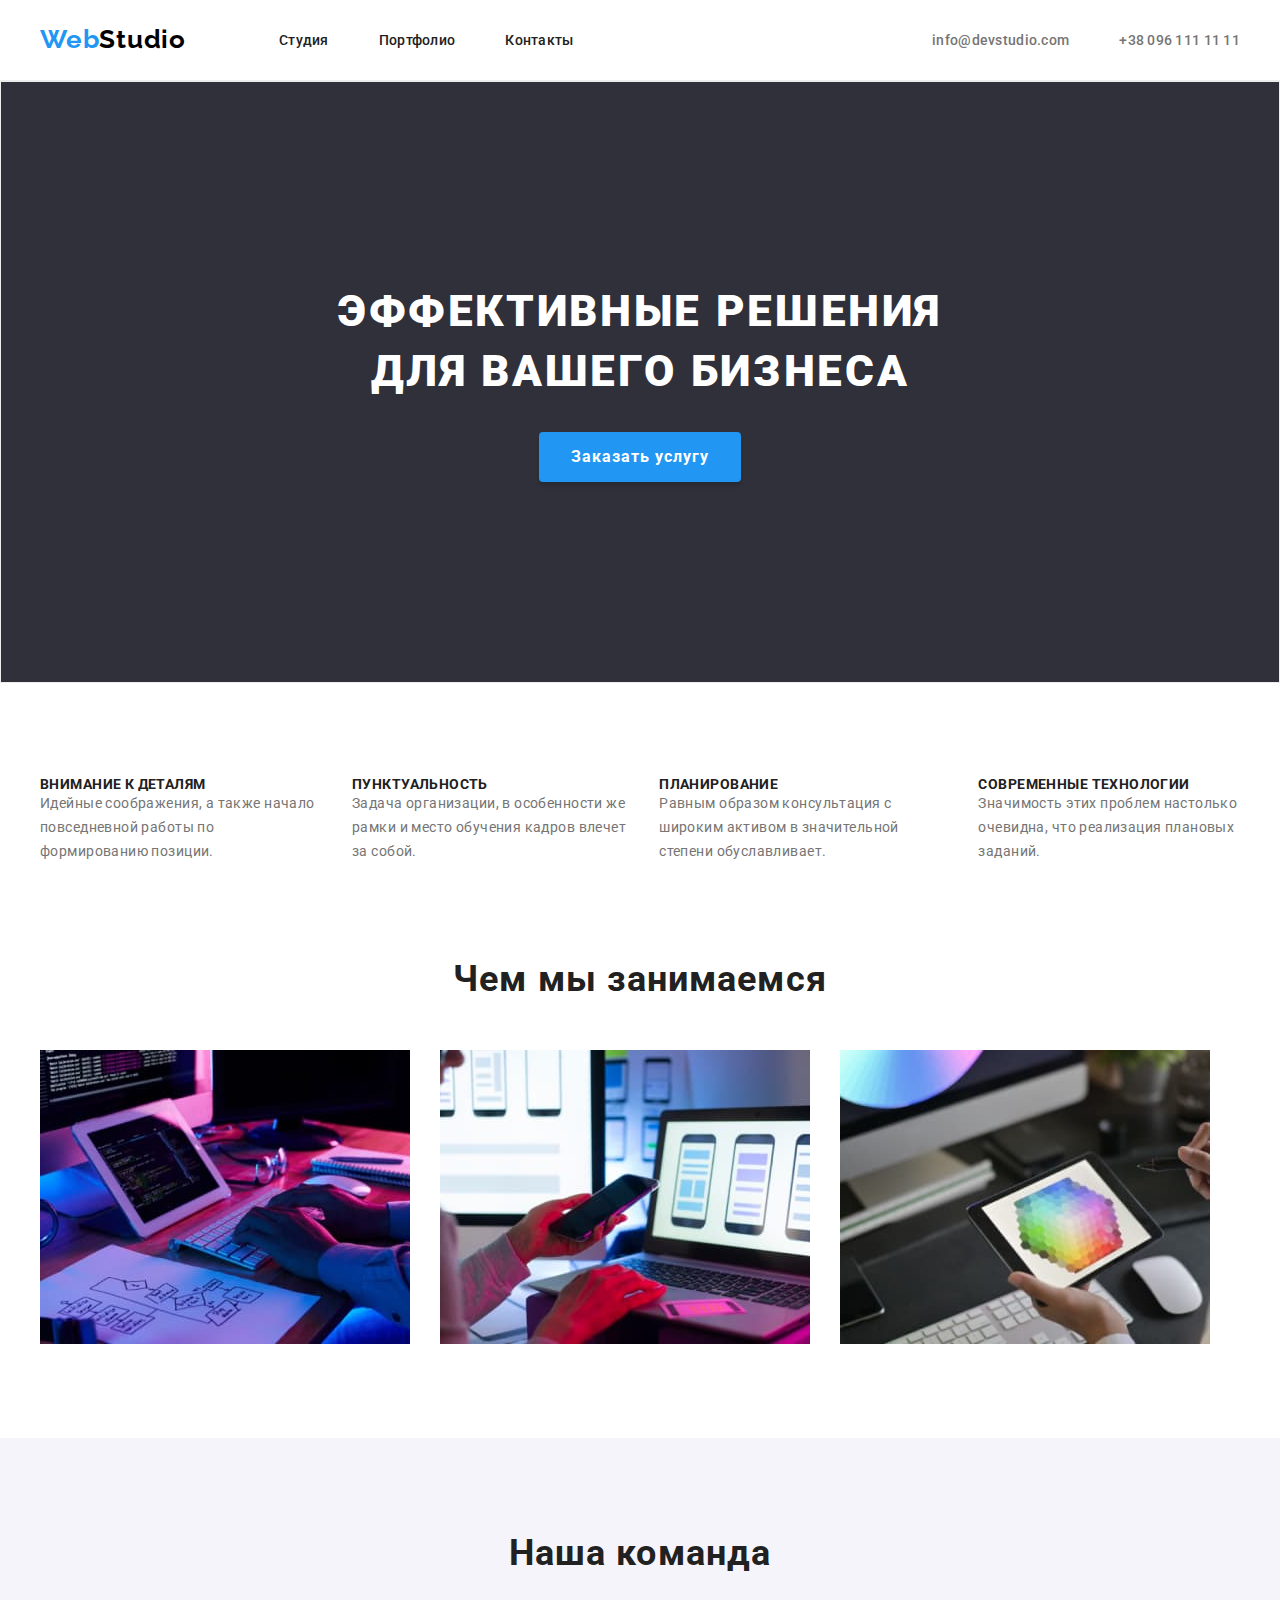
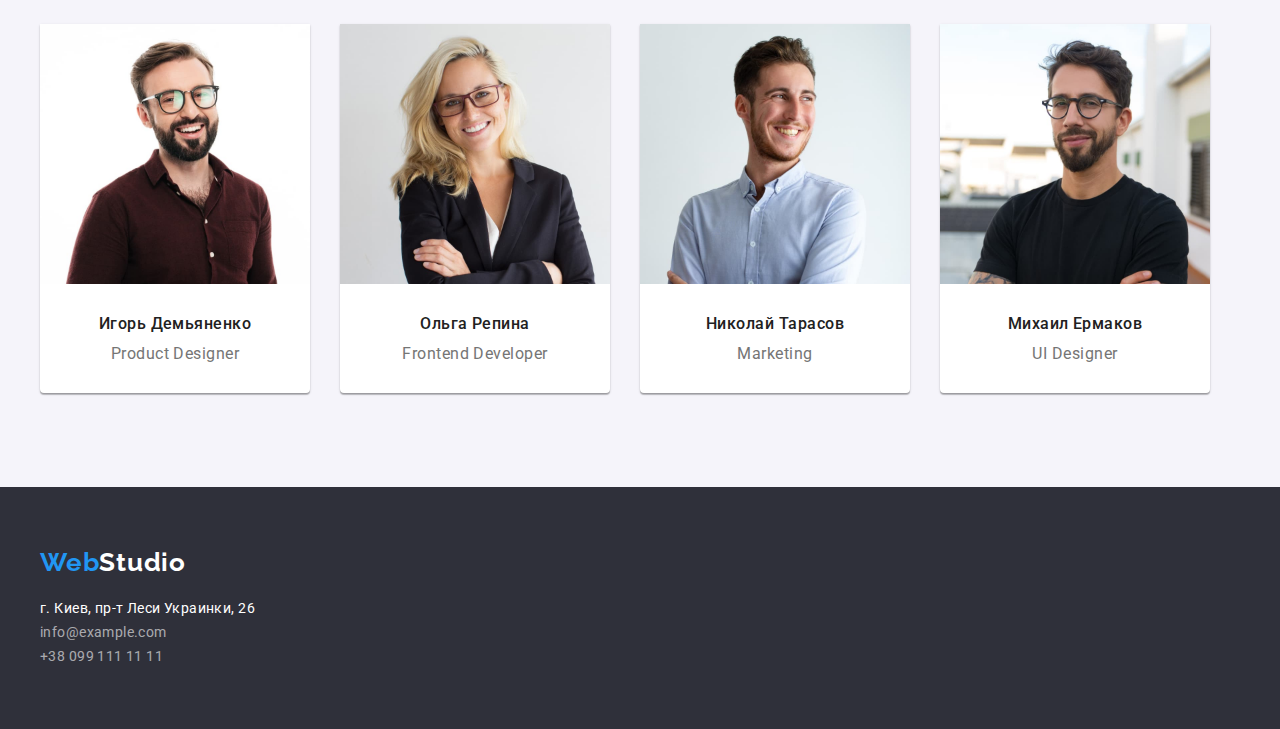
<file: index.html>
<!DOCTYPE html>
<html lang="en">
<head>
    <meta charset="UTF-8">
    <meta http-equiv="X-UA-Compatible" content="IE=edge">
    <meta name="viewport" content="width=device-width, initial-scale=1.0">
    <link rel="stylesheet" href="https://github.com/sindresorhus/modern-normalize/blob/main/modern-normalize.css">
    <link rel="stylesheet" href="./css/styles.css">
    <link rel="preconnect" href="https://fonts.googleapis.com">
    <link rel="preconnect" href="https://fonts.gstatic.com" crossorigin>
    <link href="https://fonts.googleapis.com/css2?family=Roboto:wght@400;500;900&display=swap" rel="stylesheet">
    <link rel="preconnect" href="https://fonts.googleapis.com">
    <link rel="preconnect" href="https://fonts.gstatic.com" crossorigin>
    <link href="https://fonts.googleapis.com/css2?family=Raleway:ital@1&display=swap" rel="stylesheet">
    <title>Document</title>

</head>
<body>
    <header class="header">
        <div class="container header-container">
            <nav class="header-nav">
                    <a class="header-logo-web link" href="./">Web<span class="header-logo-studio">Studio</span> </a>
                    <ul class="header-nav-list list">
                        <li class="header-nav-item"><a href="./index.html" class="header-nav-link link">Студия</a></li>
                        <li class="header-nav-item"><a href="./portfolio.html" class="header-nav-link link">Портфолио</a></li>
                        <li class="header-nav-item"><a href="" class="header-nav-link link">Контакты</a></li>
                    </ul>
            </nav>
                    <ul class="header-list-contacts list">
                        <li><a href="info@devstudio.com" class="header-mail link">info@devstudio.com</a></li>
                        <li><a href="tel:+380961111111" class="header-tel link">+38 096 111 11 11</a></li>
                    </ul> 
        </div>
    </header>
    <main>
        <section class="hero">
            <div class="container">
                <h1 class="hero-title">Эффективные решения<br> для вашего бизнеса</h1>
                <button type="button" class="hero-btn">Заказать услугу</button>
            </div>
        </section>
        <section class="strengths">
            <div class="container">
                <h2 class="visually-hidden">Особенности</h2>
                <ul class="strengths-list list">
                    <li class="strengths-item">
                        <h3 class="strengths-subtitle">Внимание к деталям</h3>
                        <p class="strengths-text">Идейные соображения, а также начало повседневной работы по формированию позиции.</p>
                    </li>
                    <li class="strengths-item">
                        <h3 class="strengths-subtitle">Пунктуальность</h3>
                        <p class="strengths-text">Задача организации, в особенности же рамки и место обучения кадров влечет за собой.</p>
                    </li>
                    <li class="strengths-item">
                        <h3 class="strengths-subtitle">Планирование</h3>
                        <p class="strengths-text">Равным образом консультация с широким активом в значительной степени обуславливает.</p>
                    </li>
                    <li class="strengths-item">
                        <h3 class="strengths-subtitle">Современные технологии</h3>
                        <p class="strengths-text">Значимость этих проблем настолько очевидна, что реализация плановых заданий.</p>
                    </li>
                </ul>
            </div>
        </section>
        <section class="we-doings">
            <div class="container">
            <h2 class="we-doings-title">Чем мы занимаемся</h2>
            <ul class="we-doings-list list">
                <li class="we-doings-item"><img src="./images/computer.jpg" alt="компьютер" width="370" height="294"></li>
                <li class="we-doings-item"><img src="./images/telephone.jpg" alt="телефон" width="370" height="294"></li>
                <li class="we-doings-item"><img src="./images/tablet.jpg" alt="планшет" width="370" height="294"></li>
            </ul>
            </div>
        </section>
        <section class="team">
            <div class="container">
            <h2 class="team-title">Наша команда</h2>
            <ul class="team-list list">
                <li class="team-item">
                    <img src="./images/man.jpg" alt="мужчина" width="270" height="260"> 
                    <h3  class="team-name">Игорь Демьяненко</h3>
                    <p class="team-speciality" lang="en">Product Designer</p>
                </li>
                <li class="team-item">
                    <img src="./images/young-woman.jpg" alt="девушка" width="270" height="260">
                    <h3 class="team-name">Ольга Репина</h3>
                    <p class="team-speciality" lang="en">Frontend Developer</p>
                </li>
                <li class="team-item">
                    <img src="./images/guy.jpg" alt="парень" width="270" height="260">
                    <h3 class="team-name">Николай Тарасов</h3>
                    <p class="team-speciality" lang="en">Marketing</p>
                </li>
                <li class="team-item">
                    <img src="./images/man1.jpg" alt="мужчина" width="270" height="260">
                    <h3 class="team-name">Михаил Ермаков</h3>
                    <p class="team-speciality" lang="en">UI Designer</p>
                </li>
            </ul>
            </div>
        </section>
    </main>
    <footer class="footer">
        <div class="container">
            <a class="footer-logo-web link" href="./">Web<span class="footer-logo-studio">Studio</span> </a>
            <address class="footer-addres">
                <ul class="footer-list list">
                    <li class="footer-item"><a class="footer-address link" href="https://goo.gl/maps/E9oDSqXpcmCjMAju8">г. Киев, пр-т Леси Украинки, 26</a></li>
                    <li class="footer-item"><a class="footer-mail link" href="info@example.com">info@example.com</a></li>
                    <li class="footer-item"><a class="footer-tel link" href="tel:+380991111111">+38 099 111 11 11</a></li>
                </ul>
            </address>
        </div>
    </footer>
    
</body>
</html>
</file>
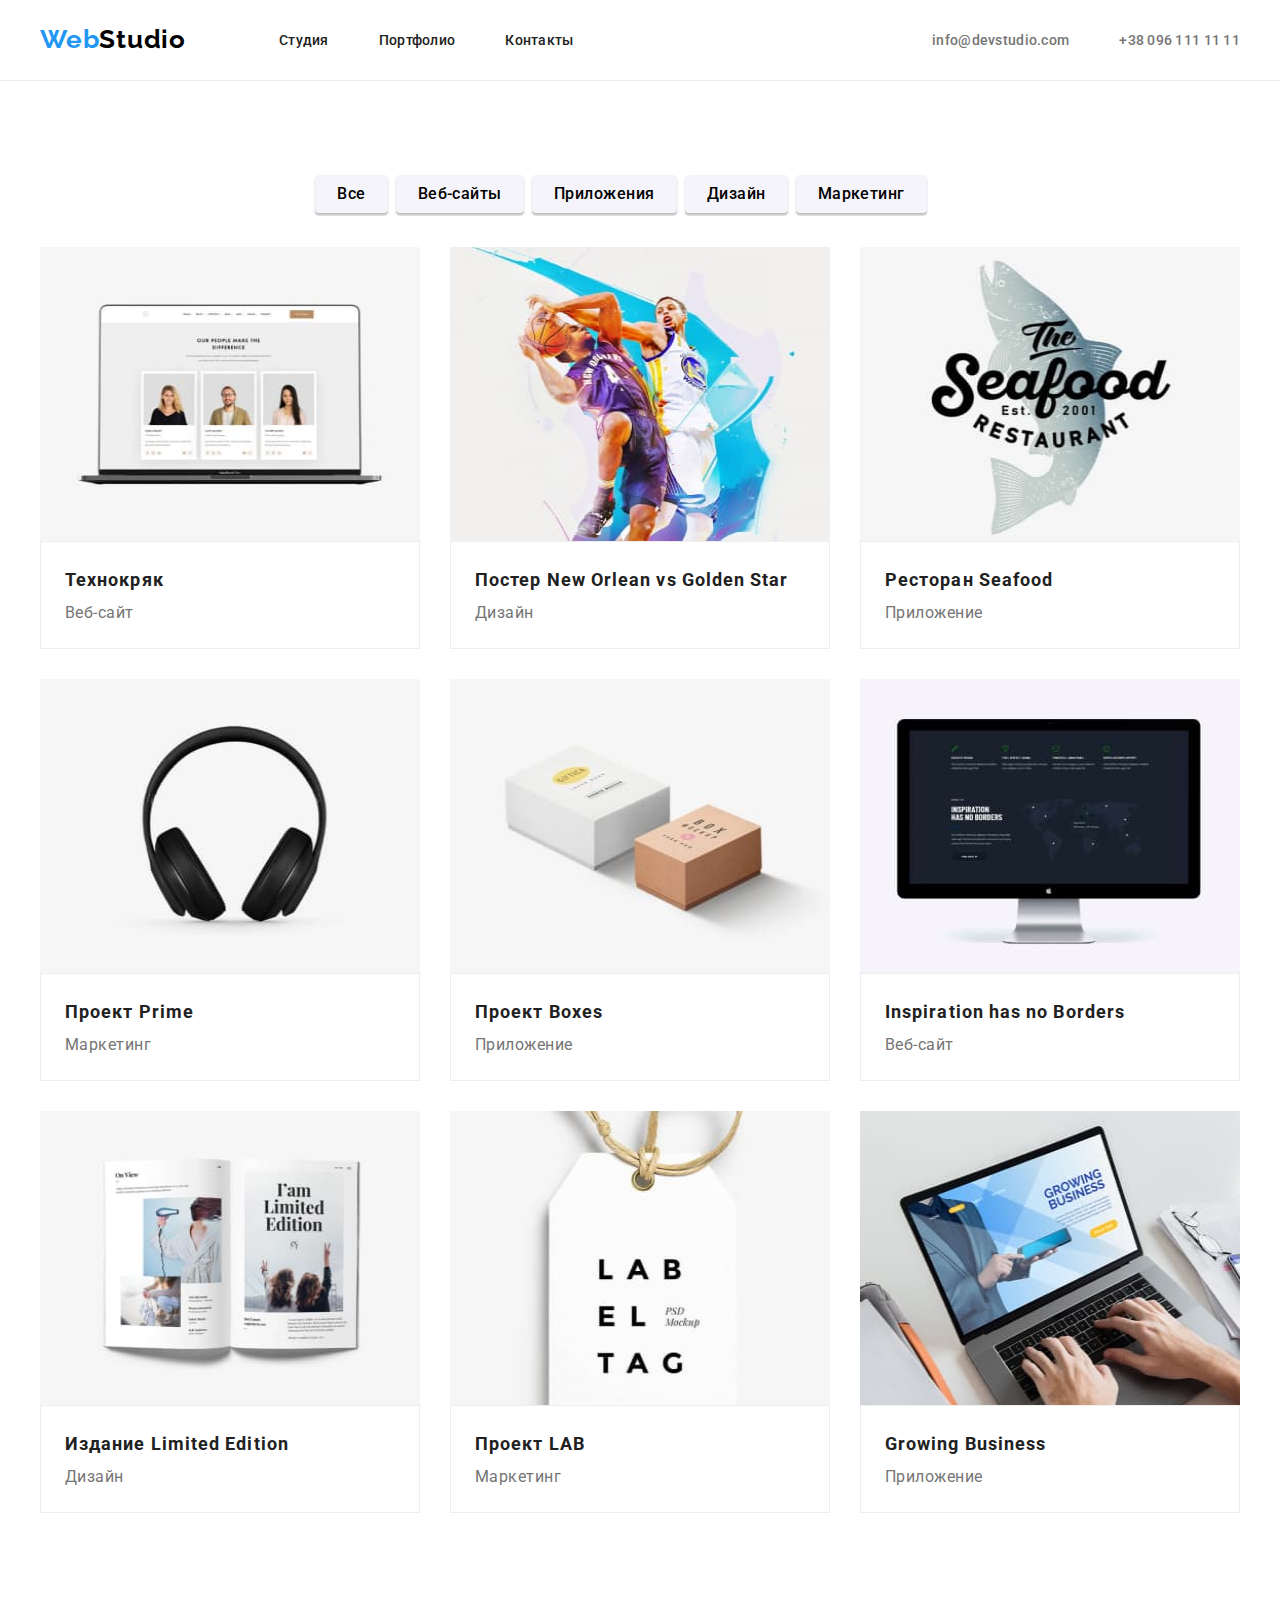
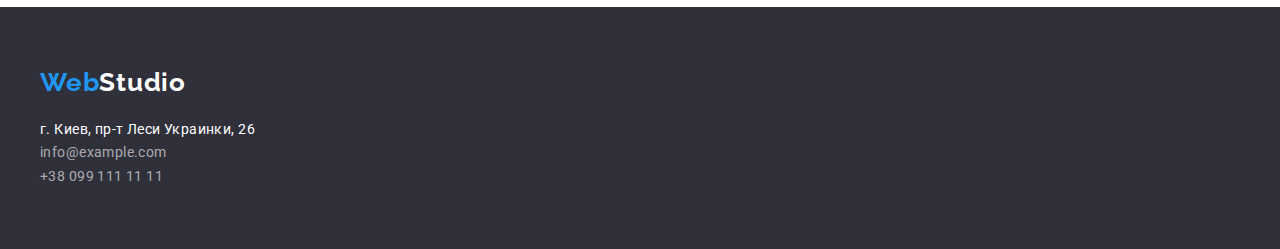
<file: portfolio.html>
<!DOCTYPE html>
<html lang="en">
<head>
    <meta charset="UTF-8">
    <meta http-equiv="X-UA-Compatible" content="IE=edge">
    <meta name="viewport" content="width=device-width, initial-scale=1.0">
    <link rel="stylesheet" href="https://github.com/sindresorhus/modern-normalize/blob/main/modern-normalize.css">
    <link rel="stylesheet" href="./css/styles.css">
    <link rel="preconnect" href="https://fonts.googleapis.com">
    <link rel="preconnect" href="https://fonts.gstatic.com" crossorigin>
    <link href="https://fonts.googleapis.com/css2?family=Roboto:wght@400;500;900&display=swap" rel="stylesheet">
    <link rel="preconnect" href="https://fonts.googleapis.com">
    <link rel="preconnect" href="https://fonts.gstatic.com" crossorigin>
    <link href="https://fonts.googleapis.com/css2?family=Raleway:ital@1&display=swap" rel="stylesheet">
    <title>Document</title>
</head>

<body>
    <header class="header">
        <div class="container header-container">
            <nav class="header-nav">
                <a class="header-logo-web link" href="./">Web<span class="header-logo-studio">Studio</span> </a>
                <ul class="header-nav-list list">
                    <li class="header-nav-item"><a href="./index.html" class="header-nav-link link">Студия</a></li>
                    <li class="header-nav-item"><a href="./portfolio.html" class="header-nav-link link">Портфолио</a></li>
                    <li class="header-nav-item"><a href="" class="header-nav-link link">Контакты</a></li>
                </ul>
            </nav>
            <ul class="header-list-contacts list">
                <li><a href="info@devstudio.com" class="header-mail link">info@devstudio.com</a></li>
                <li><a href="tel:+380961111111" class="header-tel link">+38 096 111 11 11</a></li>
            </ul>
        </div>
    </header>
    <main>
        <section class="portfolio">
            <div class="container">
                <ul class="filter-list list">
                    <li class="filter-item"><button  class="filter-btn" type="button">Все</button></li>
                    <li class="filter-item"><button class="filter-btn" type="button">Веб-сайты</button></li>
                    <li class="filter-item"><button class="filter-btn" type="button">Приложения</button></li>
                    <li class="filter-item"><button class="filter-btn" type="button">Дизайн</button></li>
                    <li class="filter-item"><button class="filter-btn" type="button">Маркетинг</button></li>
                </ul>

                <ul class="portfolio-list list">
                    <li class="portfolio-item">
                        <img src="./images/notebook.jpg" alt="ноутбук" width="370" height="294">
                        <div class="portfolio-item-content">
                        <h3 class="portfolio-subtitle">Технокряк</h3>
                        <p class="portfolio-text">Веб-сайт</p>
                        </div>
                    </li>

                    <li class="portfolio-item">
                        <img src="./images/poster.jpg" alt="постер" width="370" height="294">
                        <div class="portfolio-item-content">
                        <h3 class="portfolio-subtitle">Постер New Orlean vs Golden Star</h3>
                        <p class="portfolio-text">Дизайн</p>
                        </div>
                    </li>

                    <li class="portfolio-item">
                        <img src="./images/logo.jpg" alt="логотип" width="370" height="294">
                        <div class="portfolio-item-content">
                        <h3 class="portfolio-subtitle">Ресторан Seafood</h3>
                        <p class="portfolio-text">Приложение</p>
                        </div>
                    </li>

                    <li class="portfolio-item">
                        <img src="./images/headphones.jpg" alt="наушники" width="370" height="294">
                        <div class="portfolio-item-content">
                        <h3 class="portfolio-subtitle">Проект Prime</h3>
                        <p class="portfolio-text">Маркетинг</p>
                        </div>
                    </li>

                    <li class="portfolio-item">
                        <img src="./images/boxes.jpg" alt="коробки" width="370" height="294">
                        <div class="portfolio-item-content">
                        <h3 class="portfolio-subtitle">Проект Boxes</h3>
                        <p class="portfolio-text">Приложение</p>
                        </div>
                    </li>

                    <li class="portfolio-item">
                        <img src="./images/monitor.jpg" alt="монитор" width="370" height="294">
                        <div class="portfolio-item-content">
                        <h3 class="portfolio-subtitle">Inspiration has no Borders</h3>
                        <p class="portfolio-text">Веб-сайт</p>
                        </div>
                    </li>

                    <li class="portfolio-item">
                        <img src="./images/magazine.jpg" alt="журнал" width="370" height="294">
                        <div class="portfolio-item-content">
                        <h3 class="portfolio-subtitle">Издание Limited Edition</h3>
                        <p class="portfolio-text">Дизайн</p>
                        </div>
                    </li>

                    <li class="portfolio-item">
                        <img src="./images/lable.jpg" alt="этикетка" width="370" height="294">
                        <div class="portfolio-item-content">
                        <h3 class="portfolio-subtitle">Проект LAB</h3>
                        <p class="portfolio-text">Маркетинг</p>
                        </div>
                    </li>

                    <li class="portfolio-item">
                        <img src="./images/notebook2.jpg" alt="ноутбук2" width="370" height="294">
                        <div class="portfolio-item-content">
                        <h3 class="portfolio-subtitle">Growing Business</h3>
                        <p class="portfolio-text">Приложение</p>
                        </div>
                    </li>

                </ul>
            </div>
        </section>
    </main>
    <footer class="footer">
        <div class="container">
            <a class="footer-logo-web link" href="./">Web<span class="footer-logo-studio">Studio</span> </a>
            <address class="footer-addres">
                <ul class="footer-list list">
                    <li class="footer-item"><a class="footer-address link" href="https://goo.gl/maps/E9oDSqXpcmCjMAju8">г.
                            Киев, пр-т Леси Украинки, 26</a></li>
                    <li class="footer-item"><a class="footer-mail link" href="info@example.com">info@example.com</a></li>
                    <li class="footer-item"><a class="footer-tel link" href="tel:+380991111111">+38 099 111 11 11</a></li>
                </ul>
            </address>
        </div>
    </footer>

</body>

</html>
</file>
<file: css/styles.css>
:root {
  --second-title-color: #212121;
  --third-title-color: #212121;
  --text-color: #757575;
  --name-text-color: #212121;
  --speciality-text-color: #757575;
  --accent-color: #2196f3;
}

body {
  font-family: "Roboto", sans-serif;
  background: #ffffff;
  color: #212121;
}

p,
h1,
h2,
h3,
h4,
h5,
h6 {
  margin: 0;
}

ul {
  margin: 0;
  padding: 0;
}

button {
  cursor: pointer;
}

img {
  display: block;
  min-width: 100%;
}

button {
  border: none;
}

body {
  margin: 0 auto;
}

.container {
  width: 1200px;
  padding-left: 15px;
  padding-right: 15px;
  margin: 0 auto;
}

.list {
  list-style: none;
}

.link {
  text-decoration: none;
}

.visually-hidden {
  position: absolute;
  white-space: nowrap;
  width: 1px;
  height: 1px;
  overflow: hidden;
  border: 0;
  padding: 0;
  clip: rect(0 0 0 0);
  clip-path: inset(50%);
  margin: -1px;
}

/*-----------------HEDER----------------*/

.header {
  background: #ffffff;
  border-bottom: 1px solid #ececec;
}

.header-container {
  display: flex;
  align-items: center;
}

.header-nav {
  display: flex;
}

.header-logo-studio {
  margin-right: 93px;
}

.header-nav-list {
  display: flex;
  align-items: center;
}

.header-nav-item {
  margin-right: 50px;
}

.header-nav-list :last-child {
  margin-right: 0;
}

.header-list-contacts {
  display: flex;
  margin-left: auto;
}

.header-logo-web {
  font-family: Raleway;
  font-weight: bold;
  font-size: 26px;
  line-height: 1.19;
  letter-spacing: 0.03em;
  color: #2196f3;
  padding-top: 24px;
  padding-bottom: 25px;
}

.header-logo-studio {
  font-family: Raleway;
  font-weight: 700;
  font-size: 26px;
  line-height: 1.19;
  letter-spacing: 0.03em;
  color: #000000;
  padding-top: 24px;
  padding-bottom: 25px;
}

.header-nav-link {
  font-weight: 500;
  font-size: 14px;
  line-height: 1, 14;
  letter-spacing: 0.02em;
  color: #212121;
  padding-top: 32px;
  padding-bottom: 32px;
}

.header-nav-link:hover,
.header-nav-link:focus {
  color: var(--accent-color);
}

.header-mail {
  font-weight: 500;
  font-size: 14px;
  line-height: 1.14;
  letter-spacing: 0.02em;
  color: #757575;
  padding-top: 32px;
  padding-bottom: 32px;
}

.header-mail:hover,
.header-mail:focus {
  color: var(--accent-color);
}

.header-tel {
  font-weight: 500;
  font-size: 14px;
  line-height: 1.14;
  letter-spacing: 0.02em;
  color: #757575;
  margin-left: 50px;
  padding-top: 32px;
  padding-bottom: 32px;
}

.header-tel:hover,
.header-tel:focus {
  color: var(--accent-color);
}

/*------------------HERO-----------------*/

.hero {
  background-color: #2f303a;
  padding-top: 200px;
  padding-bottom: 200px;
  border: 1px solid #ececec;
}

.hero-title {
  font-weight: 900;
  font-size: 44px;
  line-height: 1.36;
  text-align: center;
  letter-spacing: 0.06em;
  text-transform: uppercase;
  color: #ffffff;
}
.hero-btn {
  font-family: inherit;
  font-weight: 700;
  font-size: 16px;
  line-height: 1.87;
  text-align: center;
  letter-spacing: 0.06em;
  color: #ffffff;
  background: #2196f3;
  box-shadow: 0px 4px 4px rgba(0, 0, 0, 0.15);
  border-radius: 4px;
  display: block;
  margin: 0 auto;
  margin-top: 30px;
  padding: 10px 32px;
}

.hero-btn:hover,
.hero-btn:focus {
  background-color: #188ce8;
}

/*----------------STRENGTHS--------------*/
.strengths {
  padding-top: 94px;
  padding-bottom: 94px;
}

.strengths-list {
  display: flex;
}

.strengths-item {
  margin-right: 30px;
}

.strengths-list :last-child {
  margin-right: 0;
}

.strengths-subtitle {
  font-weight: 700;
  font-size: 14px;
  line-height: 1.14;
  letter-spacing: 0.03em;
  text-transform: uppercase;
  color: var(--third-title-color);
}

.strengths-text {
  font-size: 14px;
  line-height: 1.71;
  letter-spacing: 0.03em;
  color: var(--text-color);
}

/*----------------WE DOINGS--------------*/
.we-doings {
  padding-bottom: 94px;
}

.we-doings-title {
  font-weight: 700;
  font-size: 36px;
  line-height: 1.17;
  text-align: center;
  letter-spacing: 0.03em;
  color: var(--second-title-color);
}

.we-doings-list {
  display: flex;
  margin-top: 50px;
}

.we-doings-item:not(:last-child) {
  margin-right: 30px;
}

/*-----------------TEAM------------------*/
.team {
  background: #f5f4fa;
  padding-top: 94px;
  padding-bottom: 94px;
}

.team-title {
  font-weight: 700;
  font-size: 36px;
  line-height: 1.17;
  text-align: center;
  letter-spacing: 0.03em;
  color: var(--second-title-color);
}

.team-list {
  margin-top: 50px;
  display: flex;
  align-items: center;
}

.team-item {
  background: #ffffff;
  box-shadow: 0px 1px 3px rgba(0, 0, 0, 0.12), 0px 1px 1px rgba(0, 0, 0, 0.14),
    0px 2px 1px rgba(0, 0, 0, 0.2);
  border-radius: 0px 0px 4px 4px;
}

.team-item:not(:last-child) {
  margin-right: 30px;
}

.team-name {
  font-weight: 500;
  font-size: 16px;
  text-align: center;
  line-height: 1.19;
  letter-spacing: 0.03em;
  color: var(--name-text-color);
  padding-top: 30px;
  padding-bottom: 10px;
}

.team-speciality {
  font-size: 16px;
  line-height: 1.19;
  text-align: center;
  letter-spacing: 0.03em;
  color: var(--speciality-text-color);
  padding-bottom: 30px;
}

/*---------------PORTFOLIO----------------*/

.portfolio {
  padding-top: 94px;
  padding-bottom: 94px;
}

.filter-list {
  display: flex;
  justify-content: center;
  margin-right: 30px;
  margin-bottom: 34px;
}

.filter-btn {
  font-family: inherit;
  font-weight: 500;
  font-size: 16px;
  line-height: 1.62;
  text-align: center;
  letter-spacing: 0.03em;
  cursor: pointer;
  box-shadow: 0px 3px 1px rgba(0, 0, 0, 0.1), 0px 1px 2px rgba(0, 0, 0, 0.08),
    0px 2px 2px rgba(0, 0, 0, 0.12);
  padding: 6px 22px;
  background: #f5f4fa;
  border-radius: 4px;
  margin-right: 8px;
}

.filter-btn:hover,
.filter-btn:focus {
  background-color: var(--accent-color);
  color: #ffffff;
}

.portfolio-list {
  display: flex;
  flex-wrap: wrap;
  margin-left: -30px;
  margin-bottom: -30px;
}

.portfolio-item {
  flex-basis: calc(100% / 3 - 30px);
  margin-left: 30px;
  margin-bottom: 30px;
}

.portfolio-item-content {
  padding-top: 20px;
  padding-bottom: 20px;
  padding-left: 24px;
  padding-right: 24px;
  background: #ffffff;
  border: 1px solid #eeeeee;
  box-sizing: border-box;
}

.portfolio-subtitle {
  font-weight: 700;
  font-size: 18px;
  line-height: 2;
  letter-spacing: 0.06em;
  color: #212121;
}

.portfolio-text {
  font-size: 16px;
  line-height: 1.87;
  letter-spacing: 0.03em;
  color: #757575;
}

/*---------------FOOTER----------------*/

.footer {
  background: #2f303a;
  padding-top: 60px;
  padding-bottom: 60px;
}

.footer-logo-web {
  font-family: Raleway;
  font-weight: bold;
  font-size: 26px;
  line-height: 1.19;
  letter-spacing: 0.03em;
  color: #2196f3;
}

.footer-logo-studio {
  font-family: Raleway;
  font-weight: 700;
  font-size: 26px;
  line-height: 1.19;
  letter-spacing: 0.03em;
  color: #ffffff;
}

.footer-address {
  font-style: normal;
  font-size: 14px;
  line-height: 1.71;
  letter-spacing: 0.03em;
  color: #ffffff;
}

.footer-list {
  margin-top: 20px;
}

.footer-address:hover,
.footer-address:focus {
  color: var(--accent-color);
}

.footer-mail {
  font-style: normal;
  font-size: 14px;
  line-height: 1.71;
  letter-spacing: 0.03em;
  color: rgba(255, 255, 255, 0.6);
}

.footer-mail:hover,
.footer-mail:focus {
  color: var(--accent-color);
}

.footer-tel {
  font-style: normal;
  font-size: 14px;
  line-height: 1.71;
  letter-spacing: 0.03em;
  color: rgba(255, 255, 255, 0.6);
}

.footer-tel:hover,
.footer-tel:focus {
  color: var(--accent-color);
}
</file>
